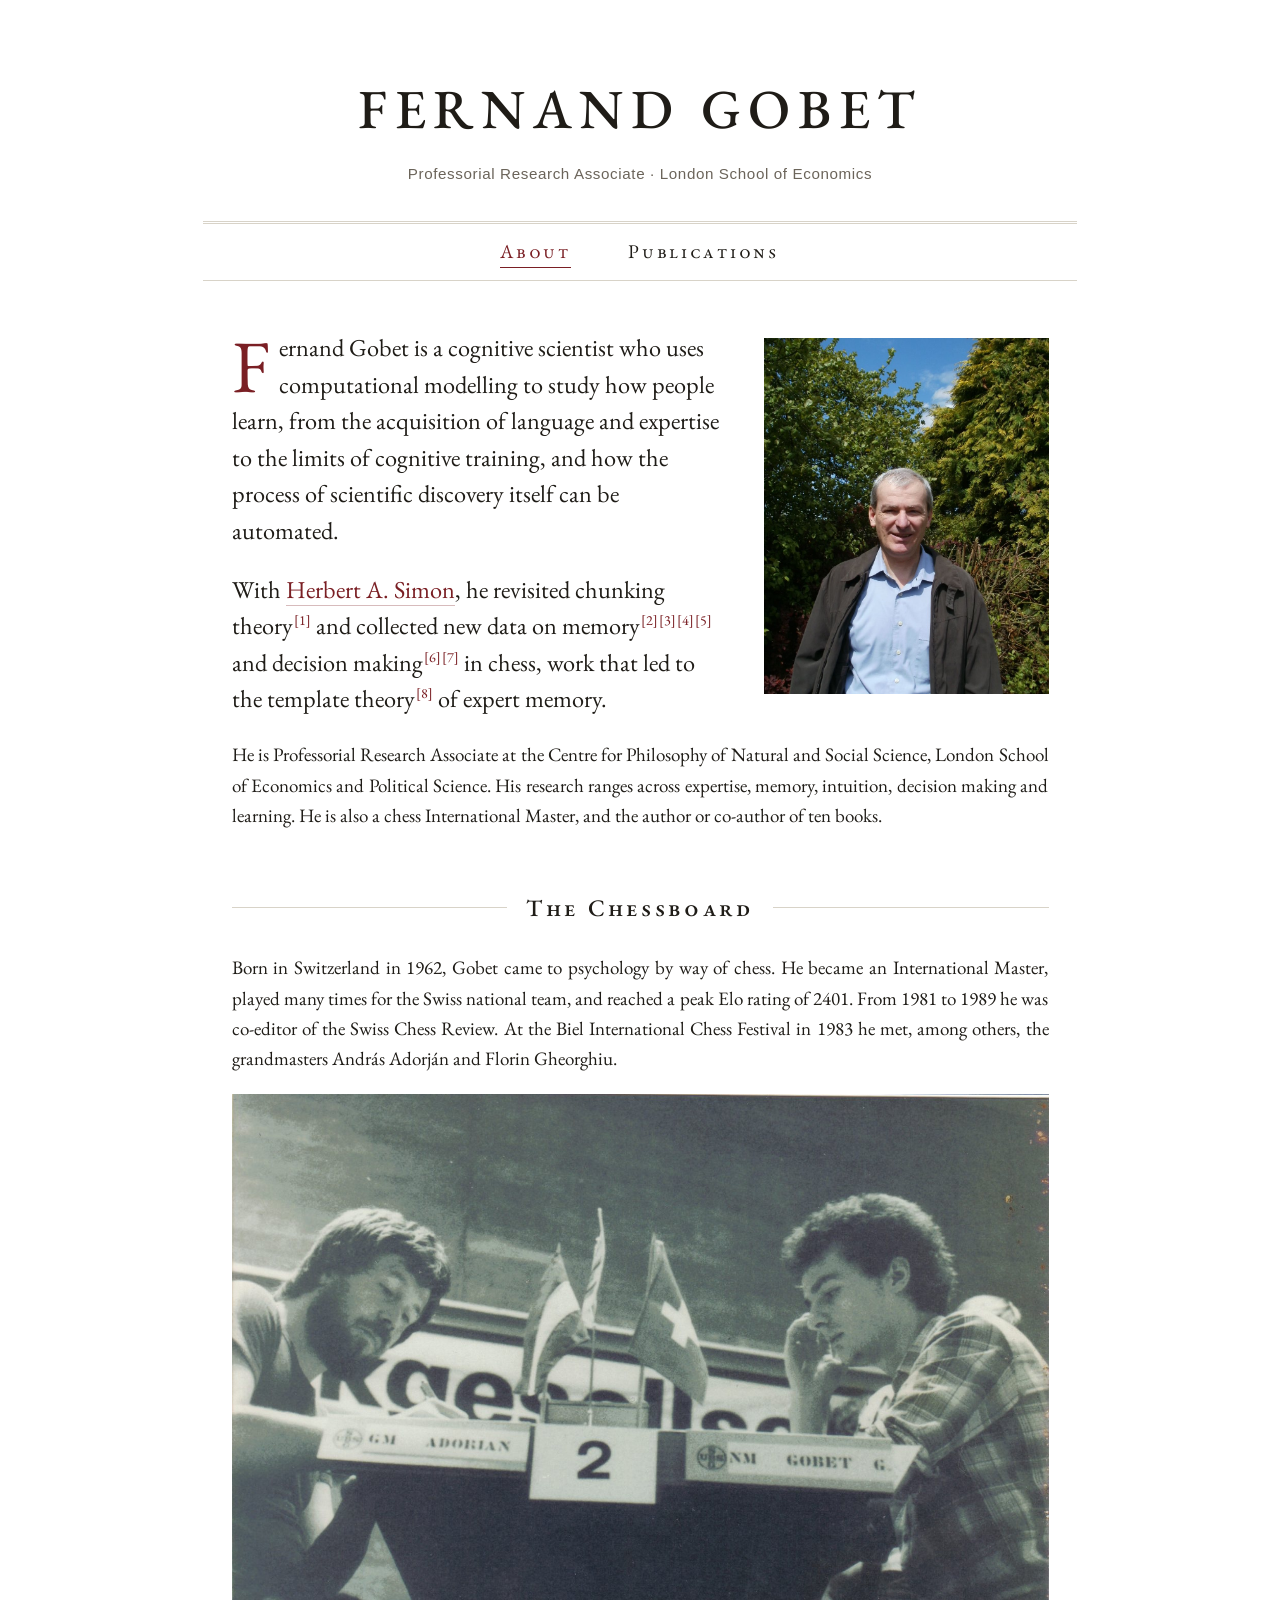
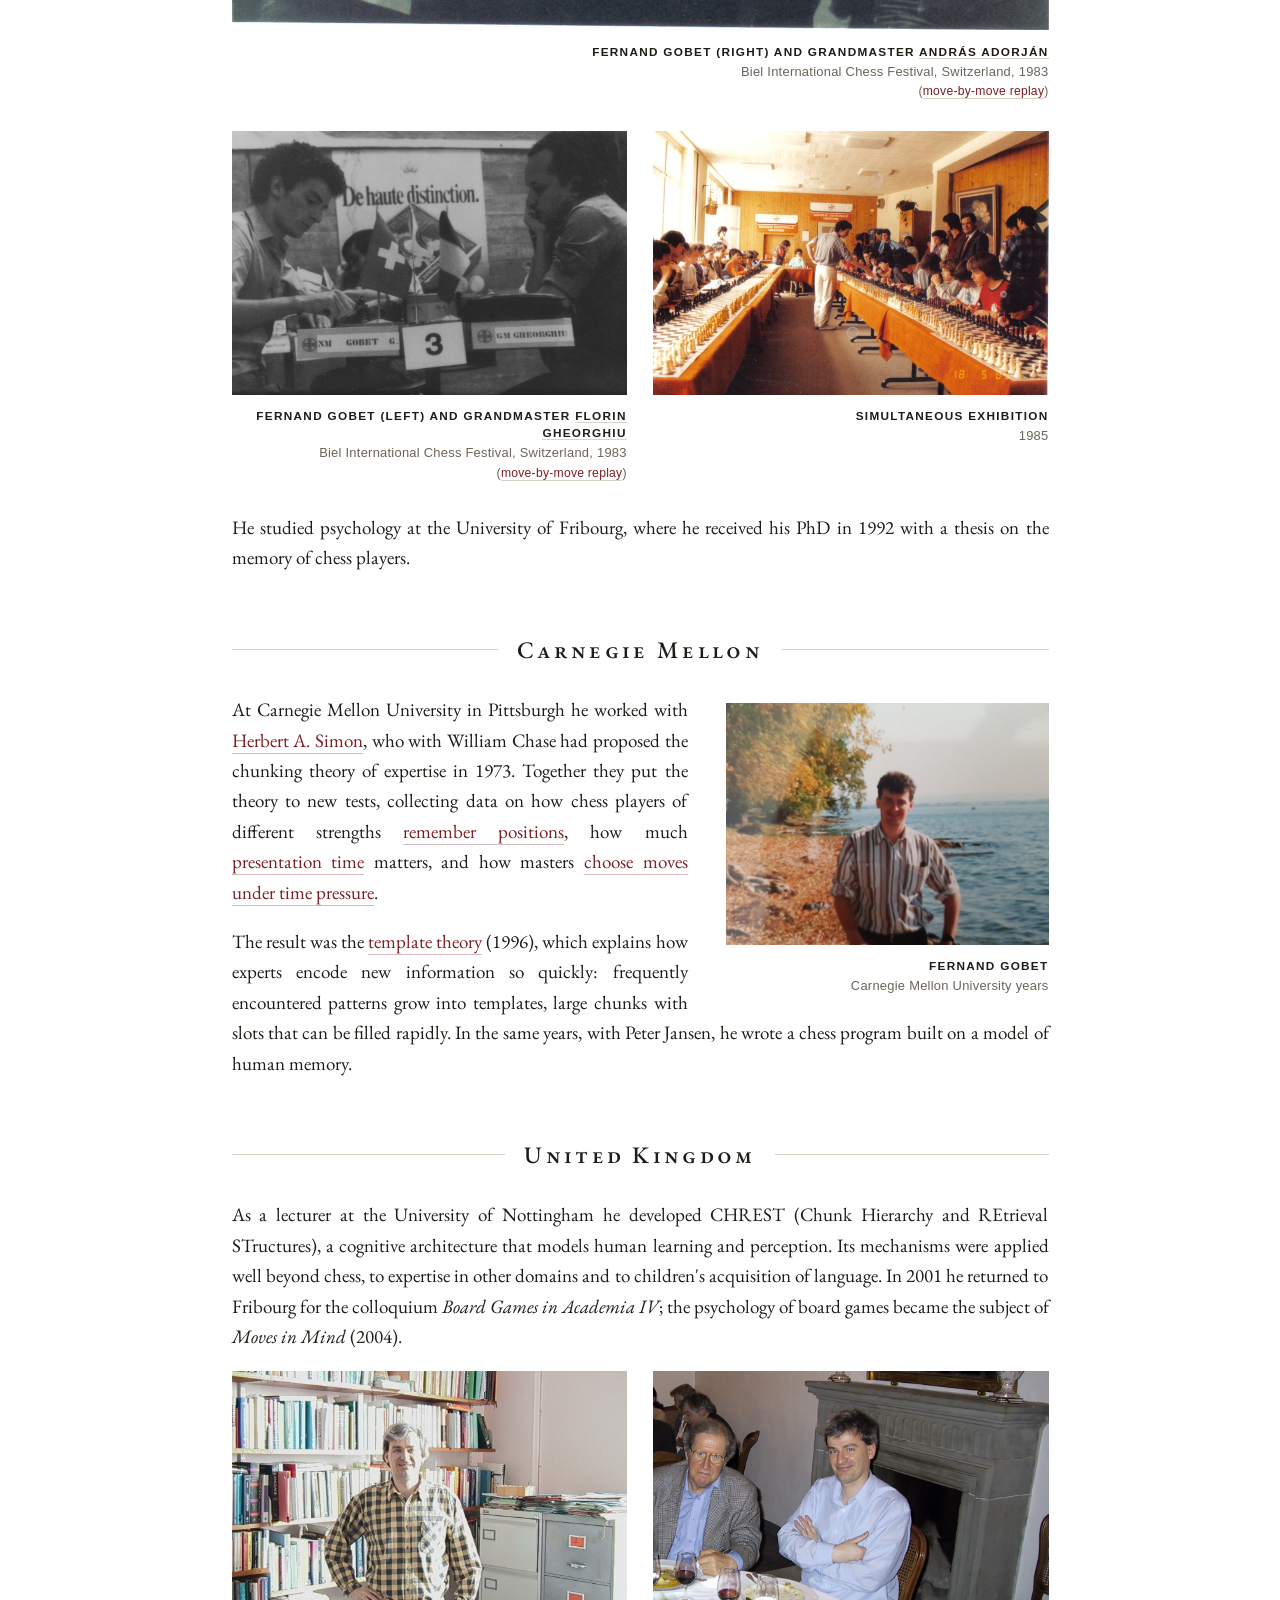
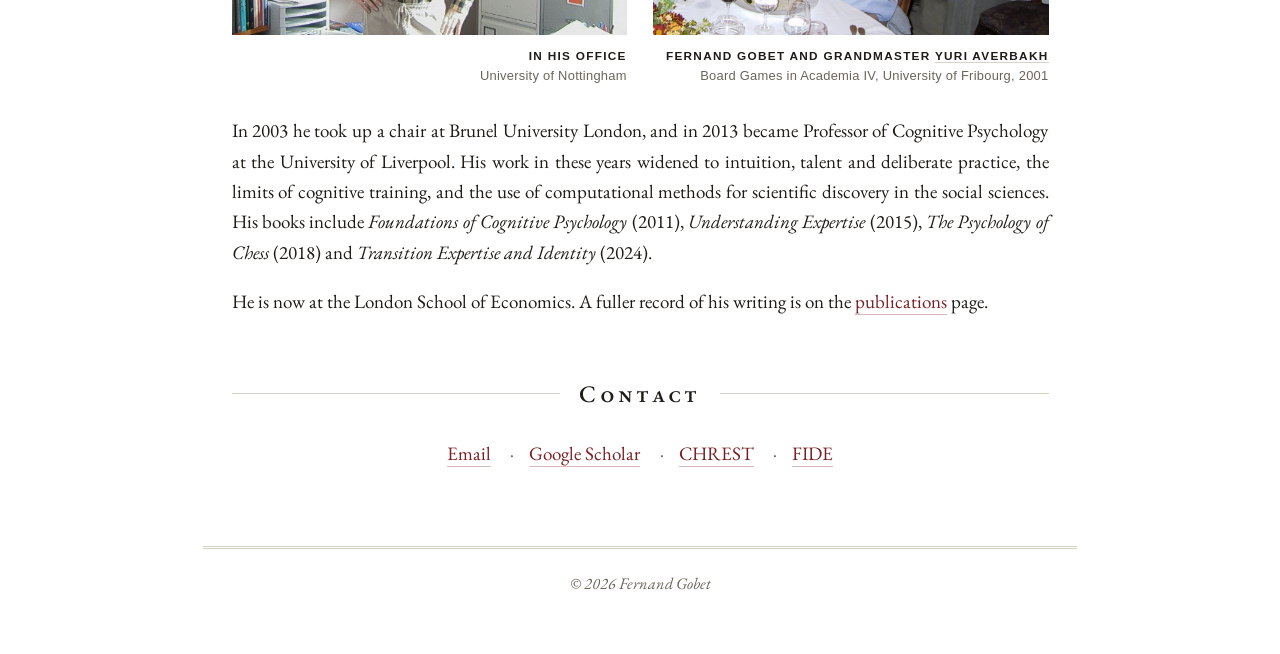
<file: index.html>
<!DOCTYPE html>
<html lang="en">
<head>
<meta charset="utf-8">
<meta name="viewport" content="width=device-width, initial-scale=1">
<title>Fernand Gobet</title>
<meta name="description" content="Fernand Gobet, cognitive scientist at the London School of Economics and chess International Master: research on expertise, chunking and template theory, and the CHREST cognitive architecture.">
<link rel="preconnect" href="https://fonts.googleapis.com">
<link rel="preconnect" href="https://fonts.gstatic.com" crossorigin>
<link rel="stylesheet" href="https://fonts.googleapis.com/css2?family=EB+Garamond:ital,wght@0,400;0,500;0,600;1,400&amp;display=swap">
<link rel="stylesheet" href="style.css">
</head>
<body>
<header class="masthead">
  <h1><a href="/">Fernand Gobet</a></h1>
  <p>Professorial Research Associate · London School of Economics</p>
  <nav>
    <a class="on" aria-current="page" href="/">About</a>
    <a href="publications.html">Publications</a>
  </nav>
</header>
<main>
  <figure class="portrait">
    <img src="assets/portrait.jpg" width="900" height="1200" alt="Portrait of Fernand Gobet">
  </figure>
  <p class="lead dropcap">Fernand Gobet is a cognitive scientist who uses computational modelling to study how people learn, from the acquisition of language and expertise to the limits of cognitive training, and how the process of scientific discovery itself can be automated.</p>
  <p class="lead">With <a href="https://en.wikipedia.org/wiki/Herbert_A._Simon">Herbert A. Simon</a>, he revisited chunking theory<sup class="ref"><a href="https://doi.org/10.1080/741942359" title="Gobet &amp; Simon (1998). Expert chess memory: Revisiting the chunking hypothesis. Memory.">[1]</a></sup> and collected new data on memory<sup class="ref"><a href="https://doi.org/10.3758/BF03200937" title="Gobet &amp; Simon (1996). Recall of random and distorted chess positions. Memory &amp; Cognition.">[2]</a><a href="https://doi.org/10.3758/BF03212414" title="Gobet &amp; Simon (1996). Recall of rapidly presented random chess positions is a function of skill. Psychonomic Bulletin &amp; Review.">[3]</a><a href="https://doi.org/10.1207/s15516709cog2404_4" title="Gobet &amp; Simon (2000). Five seconds or sixty? Presentation time in expert memory. Cognitive Science.">[4]</a><a href="https://doi.org/10.1037/0033-295X.107.3.593" title="Simon &amp; Gobet (2000). Expertise effects in memory recall: Comment on Vicente and Wang (1998). Psychological Review.">[5]</a></sup> and decision making<sup class="ref"><a href="https://doi.org/10.1111/j.1467-9280.1996.tb00666.x" title="Gobet &amp; Simon (1996). The roles of recognition processes and look-ahead search in time-constrained expert problem solving. Psychological Science.">[6]</a><a href="https://doi.org/10.1007/s004260050025" title="Gobet &amp; Simon (1998). Pattern recognition makes search possible: Comments on Holding (1992). Psychological Research.">[7]</a></sup> in chess, work that led to the template theory<sup class="ref"><a href="https://doi.org/10.1006/cogp.1996.0011" title="Gobet &amp; Simon (1996). Templates in chess memory: A mechanism for recalling several boards. Cognitive Psychology.">[8]</a></sup> of expert memory.</p>
  <p>He is Professorial Research Associate at the Centre for Philosophy of Natural and Social Science, London School of Economics and Political Science. His research ranges across expertise, memory, intuition, decision making and learning. He is also a chess International Master, and the author or co-author of ten books.</p>

  <h2>The Chessboard</h2>
  <p>Born in Switzerland in 1962, Gobet came to psychology by way of chess. He became an International Master, played many times for the Swiss national team, and reached a peak Elo rating of 2401. From 1981 to 1989 he was co-editor of the Swiss Chess Review. At the Biel International Chess Festival in 1983 he met, among others, the grandmasters András Adorján and Florin Gheorghiu.</p>
    <figure class="plate">
      <img src="assets/adorjan-biel-1983.jpg" width="1600" height="1051" loading="lazy" alt="Fernand Gobet facing grandmaster András Adorján across a chessboard at Biel in 1983">
      <figcaption><span class="cap-title">Fernand Gobet (right) and Grandmaster <a href="https://en.wikipedia.org/wiki/Andr%C3%A1s_Adorj%C3%A1n">András Adorján</a></span><span class="cap-detail">Biel International Chess Festival, Switzerland, 1983</span><span class="cap-link">(<a href="https://www.chessgames.com/perl/chessgame?gid=1016134">move-by-move replay</a>)</span></figcaption>
    </figure>
  <div class="pair">
    <figure class="plate">
      <img src="assets/gheorghiu-biel-1983.jpg" width="1400" height="886" loading="lazy" alt="Fernand Gobet making a move against grandmaster Florin Gheorghiu at Biel in 1983">
      <figcaption><span class="cap-title">Fernand Gobet (left) and Grandmaster <a href="https://en.wikipedia.org/wiki/Florin_Gheorghiu">Florin Gheorghiu</a></span><span class="cap-detail">Biel International Chess Festival, Switzerland, 1983</span><span class="cap-link">(<a href="https://www.chessgames.com/perl/chessgame?gid=2040488">move-by-move replay</a>)</span></figcaption>
    </figure>
    <figure class="plate">
      <img src="assets/simultaneous.jpg" width="1500" height="1028" loading="lazy" alt="Fernand Gobet walking between two long rows of chessboards during a simultaneous exhibition">
      <figcaption><span class="cap-title">Simultaneous exhibition</span><span class="cap-detail">1985</span></figcaption>
    </figure>
  </div>
  <p>He studied psychology at the University of Fribourg, where he received his PhD in 1992 with a thesis on the memory of chess players.</p>

  <h2>Carnegie Mellon</h2>
    <figure class="inset">
      <img src="assets/carnegie-mellon.jpg" width="1600" height="1200" loading="lazy" alt="A young Fernand Gobet standing by a lakeshore in autumn">
      <figcaption><span class="cap-title">Fernand Gobet</span><span class="cap-detail">Carnegie Mellon University years</span></figcaption>
    </figure>
  <p>At Carnegie Mellon University in Pittsburgh he worked with <a href="https://en.wikipedia.org/wiki/Herbert_A._Simon">Herbert A. Simon</a>, who with William Chase had proposed the chunking theory of expertise in 1973. Together they put the theory to new tests, collecting data on how chess players of different strengths <a href="https://doi.org/10.3758/BF03200937">remember positions</a>, how much <a href="https://doi.org/10.1207/s15516709cog2404_4">presentation time</a> matters, and how masters <a href="https://doi.org/10.1111/j.1467-9280.1996.tb00666.x">choose moves under time pressure</a>.</p>
  <p>The result was the <a href="https://doi.org/10.1006/cogp.1996.0011">template theory</a> (1996), which explains how experts encode new information so quickly: frequently encountered patterns grow into templates, large chunks with slots that can be filled rapidly. In the same years, with Peter Jansen, he wrote a chess program built on a model of human memory.</p>

  <h2>United Kingdom</h2>
  <p>As a lecturer at the University of Nottingham he developed CHREST (Chunk Hierarchy and REtrieval STructures), a cognitive architecture that models human learning and perception. Its mechanisms were applied well beyond chess, to expertise in other domains and to children's acquisition of language. In 2001 he returned to Fribourg for the colloquium <em>Board Games in Academia IV</em>; the psychology of board games became the subject of <em>Moves in Mind</em> (2004).</p>
  <div class="pair">
    <figure class="plate">
      <img src="assets/nottingham-office.jpg" width="640" height="480" loading="lazy" alt="Fernand Gobet standing in front of bookshelves in his office">
      <figcaption><span class="cap-title">In his office</span><span class="cap-detail">University of Nottingham</span></figcaption>
    </figure>
    <figure class="plate top">
      <img src="assets/averbakh-fribourg-2001.jpg" width="1130" height="900" loading="lazy" alt="Fernand Gobet seated at dinner beside grandmaster Yuri Averbakh">
      <figcaption><span class="cap-title">Fernand Gobet and Grandmaster <a href="https://en.wikipedia.org/wiki/Yuri_Averbakh">Yuri Averbakh</a></span><span class="cap-detail">Board Games in Academia IV, University of Fribourg, 2001</span></figcaption>
    </figure>
  </div>
  <p>In 2003 he took up a chair at Brunel University London, and in 2013 became Professor of Cognitive Psychology at the University of Liverpool. His work in these years widened to intuition, talent and deliberate practice, the limits of cognitive training, and the use of computational methods for scientific discovery in the social sciences. His books include <em>Foundations of Cognitive Psychology</em> (2011), <em>Understanding Expertise</em> (2015), <em>The Psychology of Chess</em> (2018) and <em>Transition Expertise and Identity</em> (2024).</p>
  <p>He is now at the London School of Economics. A fuller record of his writing is on the <a href="publications.html">publications</a> page.</p>

  <h2>Contact</h2>
  <ul class="links">
    <li><a href="mailto:F.Gobet@lse.ac.uk">Email</a></li>
    <li><a href="https://scholar.google.com/citations?user=jeJqwKsAAAAJ&amp;hl=en">Google Scholar</a></li>
    <li><a href="http://www.chrest.info/chrest.html">CHREST</a></li>
    <li><a href="https://ratings.fide.com/profile/1300083">FIDE</a></li>
  </ul>
</main>
<footer>© 2026 Fernand Gobet</footer>
</body>
</html>
</file>
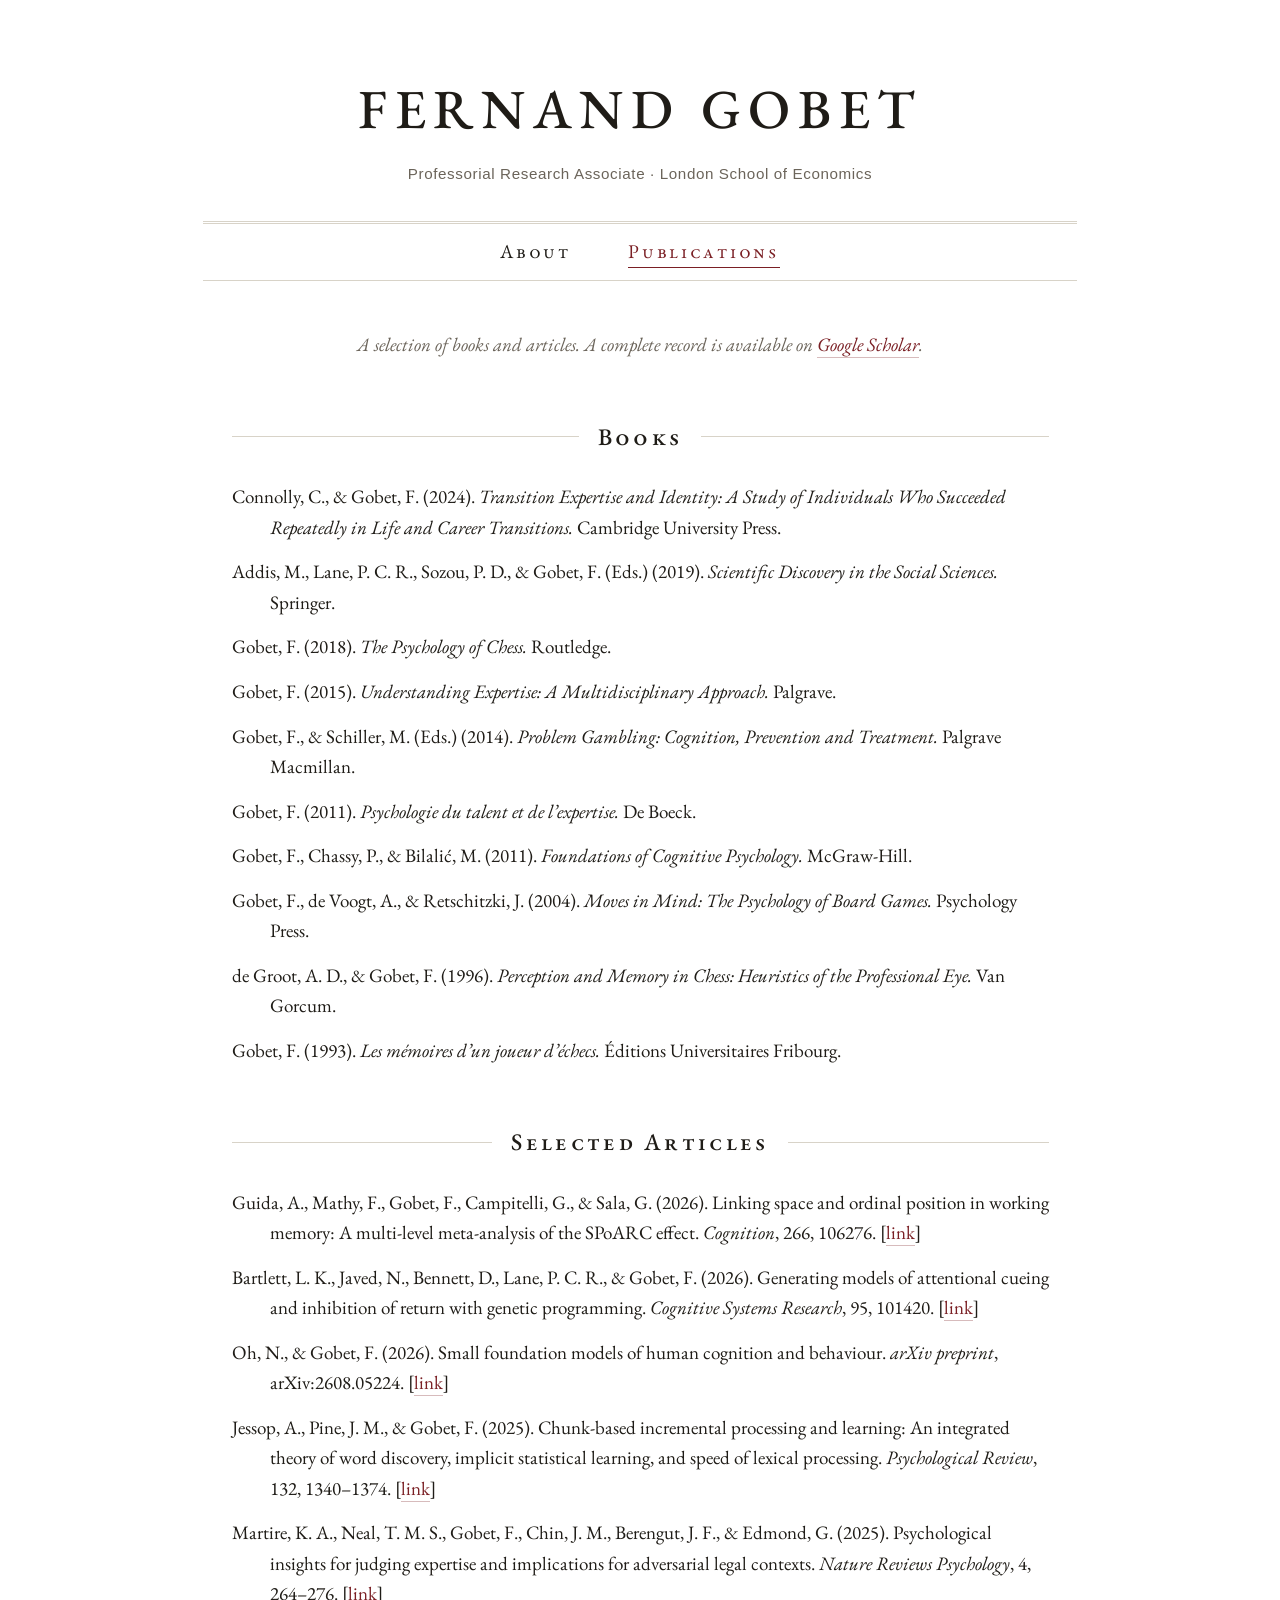
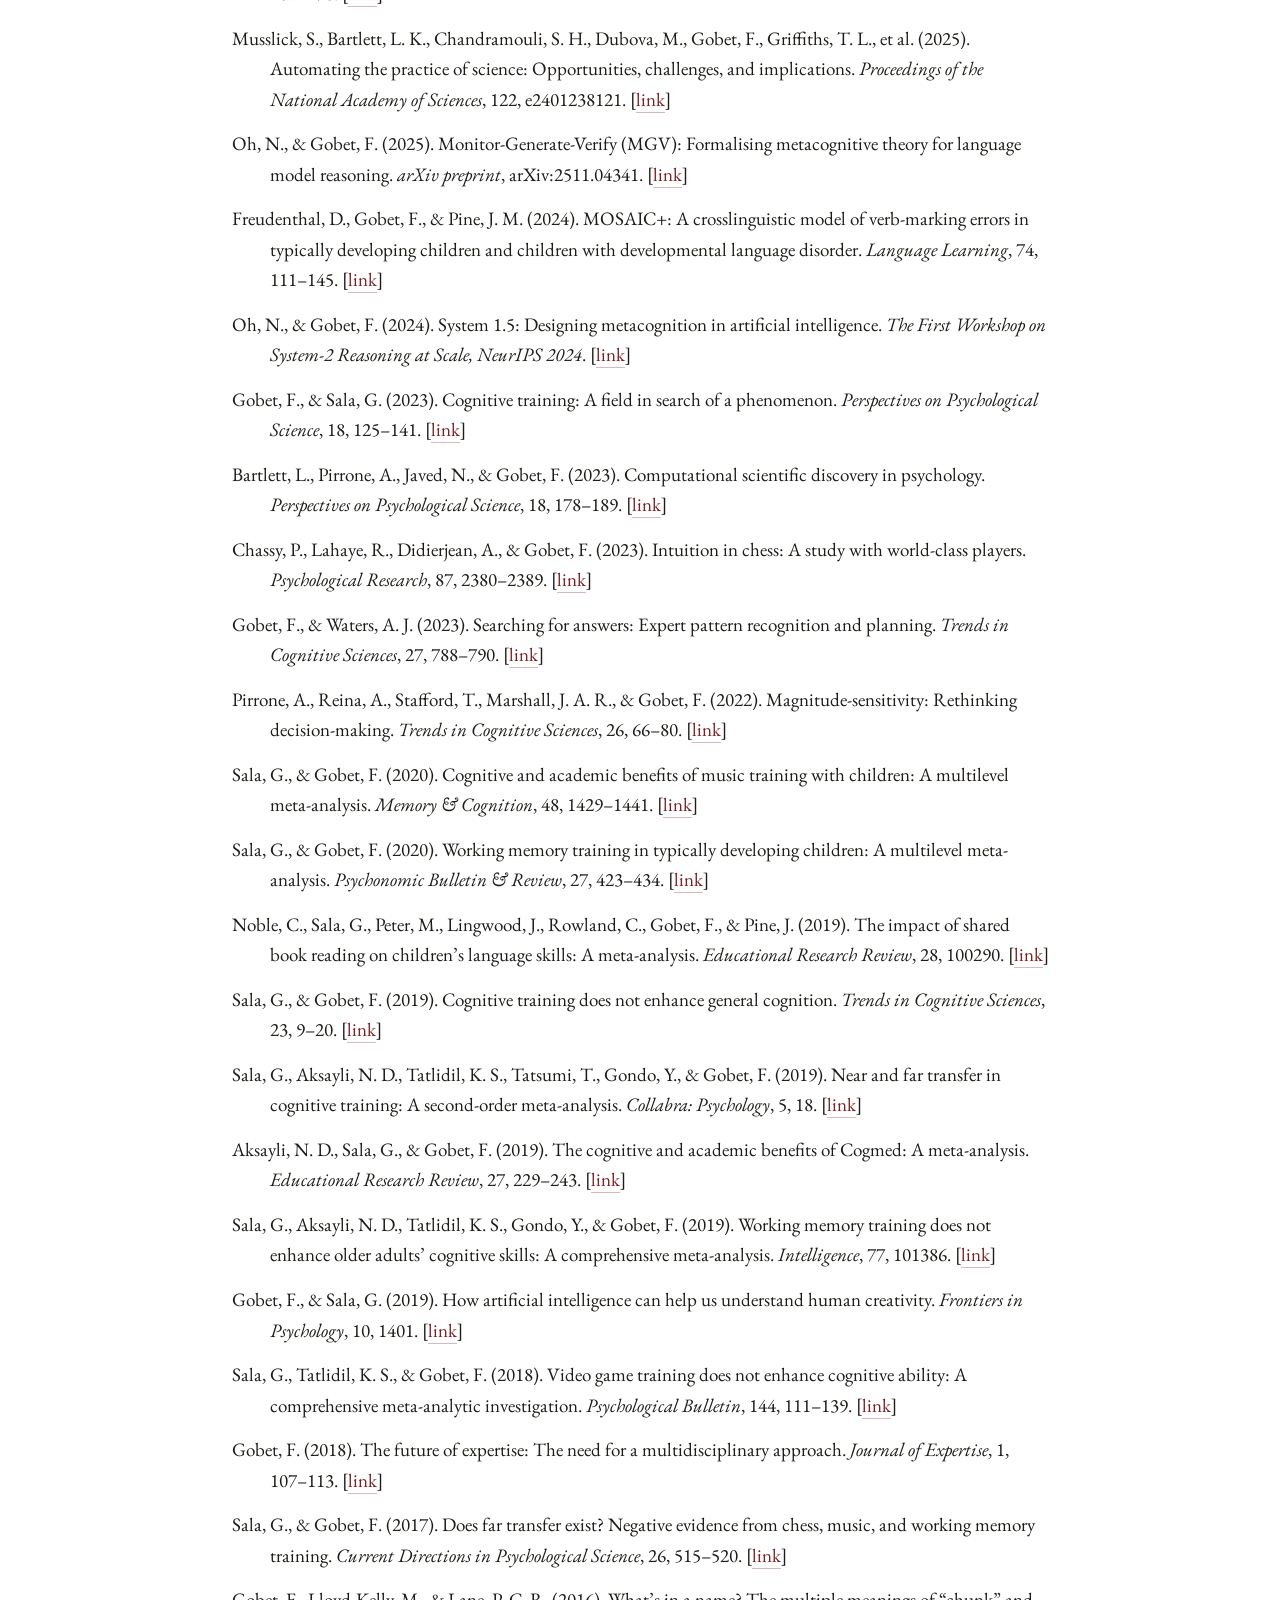
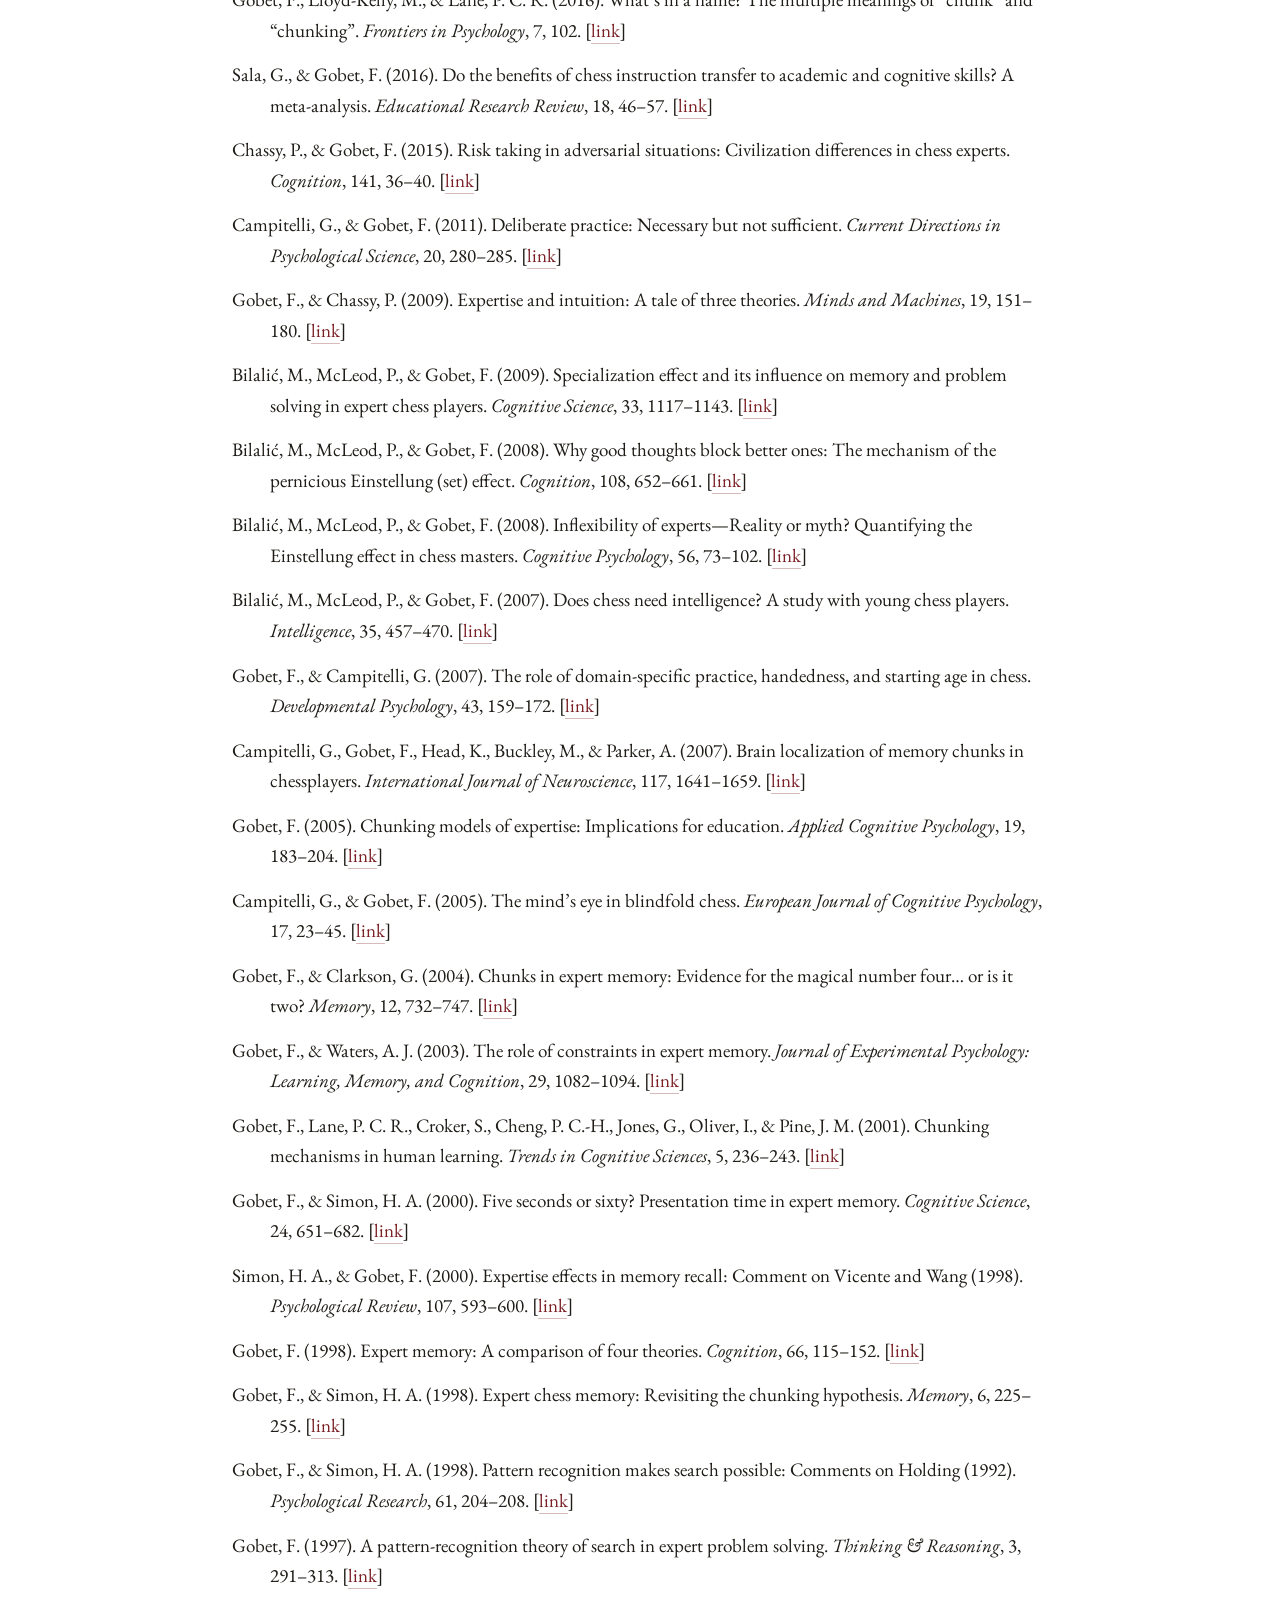
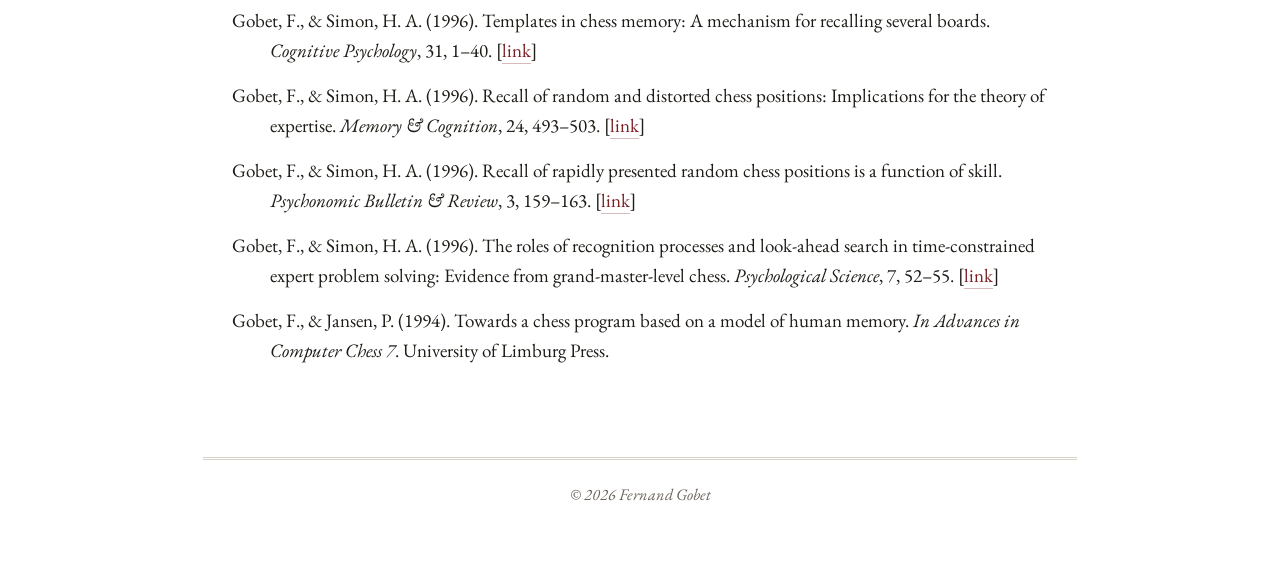
<file: publications.html>
<!DOCTYPE html>
<html lang="en">
<head>
<meta charset="utf-8">
<meta name="viewport" content="width=device-width, initial-scale=1">
<title>Publications — Fernand Gobet</title>
<meta name="description" content="Books and selected articles by Fernand Gobet.">
<link rel="preconnect" href="https://fonts.googleapis.com">
<link rel="preconnect" href="https://fonts.gstatic.com" crossorigin>
<link rel="stylesheet" href="https://fonts.googleapis.com/css2?family=EB+Garamond:ital,wght@0,400;0,500;0,600;1,400&amp;display=swap">
<link rel="stylesheet" href="style.css">
</head>
<body>
<header class="masthead">
  <h1><a href="/">Fernand Gobet</a></h1>
  <p>Professorial Research Associate · London School of Economics</p>
  <nav>
    <a href="/">About</a>
    <a class="on" aria-current="page" href="publications.html">Publications</a>
  </nav>
</header>
<main>
  <p class="note">A selection of books and articles. A complete record is available on <a href="https://scholar.google.com/citations?user=jeJqwKsAAAAJ&amp;hl=en">Google Scholar</a>.</p>

  <h2>Books</h2>
  <ol class="pubs">
    <li>Connolly, C., &amp; Gobet, F. (2024). <cite>Transition Expertise and Identity: A Study of Individuals Who Succeeded Repeatedly in Life and Career Transitions.</cite> Cambridge University Press.</li>
    <li>Addis, M., Lane, P. C. R., Sozou, P. D., &amp; Gobet, F. (Eds.) (2019). <cite>Scientific Discovery in the Social Sciences.</cite> Springer.</li>
    <li>Gobet, F. (2018). <cite>The Psychology of Chess.</cite> Routledge.</li>
    <li>Gobet, F. (2015). <cite>Understanding Expertise: A Multidisciplinary Approach.</cite> Palgrave.</li>
    <li>Gobet, F., &amp; Schiller, M. (Eds.) (2014). <cite>Problem Gambling: Cognition, Prevention and Treatment.</cite> Palgrave Macmillan.</li>
    <li>Gobet, F. (2011). <cite>Psychologie du talent et de l’expertise.</cite> De Boeck.</li>
    <li>Gobet, F., Chassy, P., &amp; Bilalić, M. (2011). <cite>Foundations of Cognitive Psychology.</cite> McGraw-Hill.</li>
    <li>Gobet, F., de Voogt, A., &amp; Retschitzki, J. (2004). <cite>Moves in Mind: The Psychology of Board Games.</cite> Psychology Press.</li>
    <li>de Groot, A. D., &amp; Gobet, F. (1996). <cite>Perception and Memory in Chess: Heuristics of the Professional Eye.</cite> Van Gorcum.</li>
    <li>Gobet, F. (1993). <cite>Les mémoires d’un joueur d’échecs.</cite> Éditions Universitaires Fribourg.</li>
  </ol>

  <h2>Selected Articles</h2>
  <ol class="pubs">
    <li>Guida, A., Mathy, F., Gobet, F., Campitelli, G., &amp; Sala, G. (2026). Linking space and ordinal position in working memory: A multi-level meta-analysis of the SPoARC effect. <i>Cognition</i>, 266, 106276. [<a href="https://doi.org/10.1016/j.cognition.2025.106276">link</a>]</li>
    <li>Bartlett, L. K., Javed, N., Bennett, D., Lane, P. C. R., &amp; Gobet, F. (2026). Generating models of attentional cueing and inhibition of return with genetic programming. <i>Cognitive Systems Research</i>, 95, 101420. [<a href="https://doi.org/10.1016/j.cogsys.2025.101420">link</a>]</li>
    <li>Oh, N., &amp; Gobet, F. (2026). Small foundation models of human cognition and behaviour. <i>arXiv preprint</i>, arXiv:2608.05224. [<a href="https://arxiv.org/abs/2608.05224">link</a>]</li>
    <li>Jessop, A., Pine, J. M., &amp; Gobet, F. (2025). Chunk-based incremental processing and learning: An integrated theory of word discovery, implicit statistical learning, and speed of lexical processing. <i>Psychological Review</i>, 132, 1340–1374. [<a href="https://doi.org/10.1037/rev0000564">link</a>]</li>
    <li>Martire, K. A., Neal, T. M. S., Gobet, F., Chin, J. M., Berengut, J. F., &amp; Edmond, G. (2025). Psychological insights for judging expertise and implications for adversarial legal contexts. <i>Nature Reviews Psychology</i>, 4, 264–276. [<a href="https://doi.org/10.1038/s44159-025-00430-4">link</a>]</li>
    <li>Musslick, S., Bartlett, L. K., Chandramouli, S. H., Dubova, M., Gobet, F., Griffiths, T. L., et al. (2025). Automating the practice of science: Opportunities, challenges, and implications. <i>Proceedings of the National Academy of Sciences</i>, 122, e2401238121. [<a href="https://doi.org/10.1073/pnas.2401238121">link</a>]</li>
    <li>Oh, N., &amp; Gobet, F. (2025). Monitor-Generate-Verify (MGV): Formalising metacognitive theory for language model reasoning. <i>arXiv preprint</i>, arXiv:2511.04341. [<a href="https://arxiv.org/abs/2511.04341">link</a>]</li>
    <li>Freudenthal, D., Gobet, F., &amp; Pine, J. M. (2024). MOSAIC+: A crosslinguistic model of verb-marking errors in typically developing children and children with developmental language disorder. <i>Language Learning</i>, 74, 111–145. [<a href="https://doi.org/10.1111/lang.12580">link</a>]</li>
    <li>Oh, N., &amp; Gobet, F. (2024). System 1.5: Designing metacognition in artificial intelligence. <i>The First Workshop on System-2 Reasoning at Scale, NeurIPS 2024</i>. [<a href="https://neurips.cc/virtual/2024/104306">link</a>]</li>
    <li>Gobet, F., &amp; Sala, G. (2023). Cognitive training: A field in search of a phenomenon. <i>Perspectives on Psychological Science</i>, 18, 125–141. [<a href="https://doi.org/10.1177/17456916221091830">link</a>]</li>
    <li>Bartlett, L., Pirrone, A., Javed, N., &amp; Gobet, F. (2023). Computational scientific discovery in psychology. <i>Perspectives on Psychological Science</i>, 18, 178–189. [<a href="https://doi.org/10.1177/17456916221091833">link</a>]</li>
    <li>Chassy, P., Lahaye, R., Didierjean, A., &amp; Gobet, F. (2023). Intuition in chess: A study with world-class players. <i>Psychological Research</i>, 87, 2380–2389. [<a href="https://doi.org/10.1007/s00426-023-01823-x">link</a>]</li>
    <li>Gobet, F., &amp; Waters, A. J. (2023). Searching for answers: Expert pattern recognition and planning. <i>Trends in Cognitive Sciences</i>, 27, 788–790. [<a href="https://doi.org/10.1016/j.tics.2023.07.006">link</a>]</li>
    <li>Pirrone, A., Reina, A., Stafford, T., Marshall, J. A. R., &amp; Gobet, F. (2022). Magnitude-sensitivity: Rethinking decision-making. <i>Trends in Cognitive Sciences</i>, 26, 66–80. [<a href="https://doi.org/10.1016/j.tics.2021.10.006">link</a>]</li>
    <li>Sala, G., &amp; Gobet, F. (2020). Cognitive and academic benefits of music training with children: A multilevel meta-analysis. <i>Memory &amp; Cognition</i>, 48, 1429–1441. [<a href="https://doi.org/10.3758/s13421-020-01060-2">link</a>]</li>
    <li>Sala, G., &amp; Gobet, F. (2020). Working memory training in typically developing children: A multilevel meta-analysis. <i>Psychonomic Bulletin &amp; Review</i>, 27, 423–434. [<a href="https://doi.org/10.3758/s13423-019-01681-y">link</a>]</li>
    <li>Noble, C., Sala, G., Peter, M., Lingwood, J., Rowland, C., Gobet, F., &amp; Pine, J. (2019). The impact of shared book reading on children’s language skills: A meta-analysis. <i>Educational Research Review</i>, 28, 100290. [<a href="https://doi.org/10.1016/j.edurev.2019.100290">link</a>]</li>
    <li>Sala, G., &amp; Gobet, F. (2019). Cognitive training does not enhance general cognition. <i>Trends in Cognitive Sciences</i>, 23, 9–20. [<a href="https://doi.org/10.1016/j.tics.2018.10.004">link</a>]</li>
    <li>Sala, G., Aksayli, N. D., Tatlidil, K. S., Tatsumi, T., Gondo, Y., &amp; Gobet, F. (2019). Near and far transfer in cognitive training: A second-order meta-analysis. <i>Collabra: Psychology</i>, 5, 18. [<a href="https://doi.org/10.1525/collabra.203">link</a>]</li>
    <li>Aksayli, N. D., Sala, G., &amp; Gobet, F. (2019). The cognitive and academic benefits of Cogmed: A meta-analysis. <i>Educational Research Review</i>, 27, 229–243. [<a href="https://doi.org/10.1016/j.edurev.2019.04.003">link</a>]</li>
    <li>Sala, G., Aksayli, N. D., Tatlidil, K. S., Gondo, Y., &amp; Gobet, F. (2019). Working memory training does not enhance older adults’ cognitive skills: A comprehensive meta-analysis. <i>Intelligence</i>, 77, 101386. [<a href="https://doi.org/10.1016/j.intell.2019.101386">link</a>]</li>
    <li>Gobet, F., &amp; Sala, G. (2019). How artificial intelligence can help us understand human creativity. <i>Frontiers in Psychology</i>, 10, 1401. [<a href="https://doi.org/10.3389/fpsyg.2019.01401">link</a>]</li>
    <li>Sala, G., Tatlidil, K. S., &amp; Gobet, F. (2018). Video game training does not enhance cognitive ability: A comprehensive meta-analytic investigation. <i>Psychological Bulletin</i>, 144, 111–139. [<a href="https://doi.org/10.1037/bul0000139">link</a>]</li>
    <li>Gobet, F. (2018). The future of expertise: The need for a multidisciplinary approach. <i>Journal of Expertise</i>, 1, 107–113. [<a href="https://www.journalofexpertise.org/articles/volume1_issue2/JoE_2018_1_2_Gobet.html">link</a>]</li>
    <li>Sala, G., &amp; Gobet, F. (2017). Does far transfer exist? Negative evidence from chess, music, and working memory training. <i>Current Directions in Psychological Science</i>, 26, 515–520. [<a href="https://doi.org/10.1177/0963721417712760">link</a>]</li>
    <li>Gobet, F., Lloyd-Kelly, M., &amp; Lane, P. C. R. (2016). What’s in a name? The multiple meanings of “chunk” and “chunking”. <i>Frontiers in Psychology</i>, 7, 102. [<a href="https://doi.org/10.3389/fpsyg.2016.00102">link</a>]</li>
    <li>Sala, G., &amp; Gobet, F. (2016). Do the benefits of chess instruction transfer to academic and cognitive skills? A meta-analysis. <i>Educational Research Review</i>, 18, 46–57. [<a href="https://doi.org/10.1016/j.edurev.2016.02.002">link</a>]</li>
    <li>Chassy, P., &amp; Gobet, F. (2015). Risk taking in adversarial situations: Civilization differences in chess experts. <i>Cognition</i>, 141, 36–40. [<a href="https://doi.org/10.1016/j.cognition.2015.04.008">link</a>]</li>
    <li>Campitelli, G., &amp; Gobet, F. (2011). Deliberate practice: Necessary but not sufficient. <i>Current Directions in Psychological Science</i>, 20, 280–285. [<a href="https://doi.org/10.1177/0963721411421922">link</a>]</li>
    <li>Gobet, F., &amp; Chassy, P. (2009). Expertise and intuition: A tale of three theories. <i>Minds and Machines</i>, 19, 151–180. [<a href="https://doi.org/10.1007/s11023-008-9131-5">link</a>]</li>
    <li>Bilalić, M., McLeod, P., &amp; Gobet, F. (2009). Specialization effect and its influence on memory and problem solving in expert chess players. <i>Cognitive Science</i>, 33, 1117–1143. [<a href="https://doi.org/10.1111/j.1551-6709.2009.01030.x">link</a>]</li>
    <li>Bilalić, M., McLeod, P., &amp; Gobet, F. (2008). Why good thoughts block better ones: The mechanism of the pernicious Einstellung (set) effect. <i>Cognition</i>, 108, 652–661. [<a href="https://doi.org/10.1016/j.cognition.2008.05.005">link</a>]</li>
    <li>Bilalić, M., McLeod, P., &amp; Gobet, F. (2008). Inflexibility of experts—Reality or myth? Quantifying the Einstellung effect in chess masters. <i>Cognitive Psychology</i>, 56, 73–102. [<a href="https://doi.org/10.1016/j.cogpsych.2007.02.001">link</a>]</li>
    <li>Bilalić, M., McLeod, P., &amp; Gobet, F. (2007). Does chess need intelligence? A study with young chess players. <i>Intelligence</i>, 35, 457–470. [<a href="https://doi.org/10.1016/j.intell.2006.09.005">link</a>]</li>
    <li>Gobet, F., &amp; Campitelli, G. (2007). The role of domain-specific practice, handedness, and starting age in chess. <i>Developmental Psychology</i>, 43, 159–172. [<a href="https://doi.org/10.1037/0012-1649.43.1.159">link</a>]</li>
    <li>Campitelli, G., Gobet, F., Head, K., Buckley, M., &amp; Parker, A. (2007). Brain localization of memory chunks in chessplayers. <i>International Journal of Neuroscience</i>, 117, 1641–1659. [<a href="https://doi.org/10.1080/00207450601041955">link</a>]</li>
    <li>Gobet, F. (2005). Chunking models of expertise: Implications for education. <i>Applied Cognitive Psychology</i>, 19, 183–204. [<a href="https://doi.org/10.1002/acp.1110">link</a>]</li>
    <li>Campitelli, G., &amp; Gobet, F. (2005). The mind’s eye in blindfold chess. <i>European Journal of Cognitive Psychology</i>, 17, 23–45. [<a href="https://doi.org/10.1080/09541440340000349">link</a>]</li>
    <li>Gobet, F., &amp; Clarkson, G. (2004). Chunks in expert memory: Evidence for the magical number four… or is it two? <i>Memory</i>, 12, 732–747. [<a href="https://doi.org/10.1080/09658210344000530">link</a>]</li>
    <li>Gobet, F., &amp; Waters, A. J. (2003). The role of constraints in expert memory. <i>Journal of Experimental Psychology: Learning, Memory, and Cognition</i>, 29, 1082–1094. [<a href="https://doi.org/10.1037/0278-7393.29.6.1082">link</a>]</li>
    <li>Gobet, F., Lane, P. C. R., Croker, S., Cheng, P. C.-H., Jones, G., Oliver, I., &amp; Pine, J. M. (2001). Chunking mechanisms in human learning. <i>Trends in Cognitive Sciences</i>, 5, 236–243. [<a href="https://doi.org/10.1016/S1364-6613(00)01662-4">link</a>]</li>
    <li>Gobet, F., &amp; Simon, H. A. (2000). Five seconds or sixty? Presentation time in expert memory. <i>Cognitive Science</i>, 24, 651–682. [<a href="https://doi.org/10.1207/s15516709cog2404_4">link</a>]</li>
    <li>Simon, H. A., &amp; Gobet, F. (2000). Expertise effects in memory recall: Comment on Vicente and Wang (1998). <i>Psychological Review</i>, 107, 593–600. [<a href="https://doi.org/10.1037/0033-295X.107.3.593">link</a>]</li>
    <li>Gobet, F. (1998). Expert memory: A comparison of four theories. <i>Cognition</i>, 66, 115–152. [<a href="https://doi.org/10.1016/S0010-0277(98)00020-1">link</a>]</li>
    <li>Gobet, F., &amp; Simon, H. A. (1998). Expert chess memory: Revisiting the chunking hypothesis. <i>Memory</i>, 6, 225–255. [<a href="https://doi.org/10.1080/741942359">link</a>]</li>
    <li>Gobet, F., &amp; Simon, H. A. (1998). Pattern recognition makes search possible: Comments on Holding (1992). <i>Psychological Research</i>, 61, 204–208. [<a href="https://doi.org/10.1007/s004260050025">link</a>]</li>
    <li>Gobet, F. (1997). A pattern-recognition theory of search in expert problem solving. <i>Thinking &amp; Reasoning</i>, 3, 291–313. [<a href="https://doi.org/10.1080/135467897394301">link</a>]</li>
    <li>Gobet, F., &amp; Simon, H. A. (1996). Templates in chess memory: A mechanism for recalling several boards. <i>Cognitive Psychology</i>, 31, 1–40. [<a href="https://doi.org/10.1006/cogp.1996.0011">link</a>]</li>
    <li>Gobet, F., &amp; Simon, H. A. (1996). Recall of random and distorted chess positions: Implications for the theory of expertise. <i>Memory &amp; Cognition</i>, 24, 493–503. [<a href="https://doi.org/10.3758/BF03200937">link</a>]</li>
    <li>Gobet, F., &amp; Simon, H. A. (1996). Recall of rapidly presented random chess positions is a function of skill. <i>Psychonomic Bulletin &amp; Review</i>, 3, 159–163. [<a href="https://doi.org/10.3758/BF03212414">link</a>]</li>
    <li>Gobet, F., &amp; Simon, H. A. (1996). The roles of recognition processes and look-ahead search in time-constrained expert problem solving: Evidence from grand-master-level chess. <i>Psychological Science</i>, 7, 52–55. [<a href="https://doi.org/10.1111/j.1467-9280.1996.tb00666.x">link</a>]</li>
    <li>Gobet, F., &amp; Jansen, P. (1994). Towards a chess program based on a model of human memory. <i>In Advances in Computer Chess 7</i>. University of Limburg Press.</li>
  </ol>
</main>
<footer>© 2026 Fernand Gobet</footer>
</body>
</html>
</file>
<file: style.css>
:root { --paper:#ffffff; --ink:#1f1c17; --muted:#6b645a; --rule:#d8d3c8; --accent:#7a1f24; }
* { box-sizing:border-box; }
html { font-size:19px; }
body { margin:0; background:var(--paper); color:var(--ink); font-family:"EB Garamond", Garamond, "Times New Roman", serif; line-height:1.6; }
a { color:var(--accent); text-decoration:none; border-bottom:1px solid rgba(122,31,36,.3); }
a:hover { border-bottom-color:var(--accent); }

/* Masthead */
.masthead { text-align:center; padding:3.4rem 1.5rem 0; }
.masthead h1 { margin:0 0 .2rem; font-weight:500; font-size:2.9rem; letter-spacing:.14em; text-transform:uppercase; }
.masthead h1 a { color:inherit; border:0; }
.masthead p { margin:.5rem 0 0; font-family:"Helvetica Neue", Helvetica, Arial, sans-serif; color:var(--muted); font-size:.8rem; letter-spacing:.04em; }
nav { margin:1.8rem auto 0; max-width:46rem; border-top:3px double var(--rule); border-bottom:1px solid var(--rule); padding:.65rem 0; }
nav a { margin:0 1.4rem; color:var(--ink); border:0; font-variant:small-caps; letter-spacing:.14em; font-size:1.02rem; padding-bottom:.15rem; }
nav a.on { color:var(--accent); border-bottom:1px solid var(--accent); }

/* Page */
main { max-width:46rem; margin:0 auto; padding:2.6rem 1.5rem 4rem; }
main > p { margin:0 0 1rem; text-align:justify; hyphens:auto; }
h2 { font-weight:500; font-variant:small-caps; letter-spacing:.14em; font-size:1.25rem; margin:3rem 0 1.4rem; display:flex; align-items:center; gap:1rem; clear:both; }
h2::before, h2::after { content:""; flex:1; border-top:1px solid var(--rule); }

.portrait { float:right; width:15rem; margin:.4rem 0 1.2rem 2.2rem; }
.portrait img { display:block; width:100%; height:auto; aspect-ratio:4/5; object-fit:cover; object-position:50% 38%; }

main > p.lead { font-size:1.28rem; line-height:1.5; margin-bottom:1.2rem; text-align:left; hyphens:manual; }
sup.ref { font-size:.58em; line-height:0; vertical-align:super; }
sup.ref a { border:0; margin-left:.08em; }
sup.ref a:hover { text-decoration:underline; }
main > p.dropcap::first-letter { float:left; font-size:3.9rem; line-height:.82; padding:.28rem .5rem 0 0; color:var(--accent); }

/* Photographs */
figure { margin:0; }
.plate { margin-bottom:1.6rem; }
.plate img { display:block; width:100%; height:auto; }
figcaption { font-family:"Helvetica Neue", Helvetica, Arial, sans-serif; text-align:right; margin-top:.65rem; line-height:1.45; }
figcaption span { display:block; }
.cap-title { font-size:.62rem; font-weight:600; letter-spacing:.11em; text-transform:uppercase; color:var(--ink); }
.cap-link { font-size:.64rem; letter-spacing:.02em; color:var(--muted); margin-top:.1rem; }
.cap-link a { color:var(--accent); }
.cap-detail { font-size:.68rem; letter-spacing:.02em; color:var(--muted); margin-top:.15rem; }
figcaption a { color:inherit; border-bottom-color:var(--rule); }
figcaption a:hover { color:var(--accent); }
.pair { display:grid; grid-template-columns:1fr 1fr; gap:1.4rem; }
.pair .plate img { aspect-ratio:3/2; object-fit:cover; }
.pair .plate.top img { object-position:50% 12%; }
.inset { float:right; width:17rem; margin:.4rem 0 1rem 2rem; }
.inset img { display:block; width:100%; height:auto; }
.pair, .plate { clear:both; }
main > p.aside, main > p.note { text-align:center; font-style:italic; color:var(--muted); hyphens:manual; }
main > p.aside { font-family:"Helvetica Neue", Helvetica, Arial, sans-serif; font-style:normal; font-size:.68rem; letter-spacing:.02em; text-align:right; margin-top:-.6rem; }

ul.links { list-style:none; padding:0; margin:0; text-align:center; }
ul.links li { display:inline; }
ul.links li + li::before { content:"·"; margin:0 .8rem; color:var(--muted); }

/* Publications */
ol.pubs { list-style:none; margin:0; padding:0; }
ol.pubs li { padding-left:2rem; text-indent:-2rem; margin-bottom:.75rem; }
ol.pubs cite { font-style:italic; }

footer { border-top:3px double var(--rule); max-width:46rem; margin:0 auto; padding:1.2rem 1.5rem 3rem; text-align:center; color:var(--muted); font-size:.85rem; font-style:italic; }

@media (max-width:640px) {
  html { font-size:17px; }
  .masthead { padding-top:2.4rem; }
  .masthead h1 { font-size:2rem; letter-spacing:.08em; }
  nav a { margin:0 .7rem; }
  .portrait { float:none; width:70%; margin:0 auto 1.5rem; }
  main > p { text-align:left; }
  .inset { float:none; width:100%; margin:0 0 1.4rem; }
  .pair { grid-template-columns:1fr; gap:0; }
}
</file>
